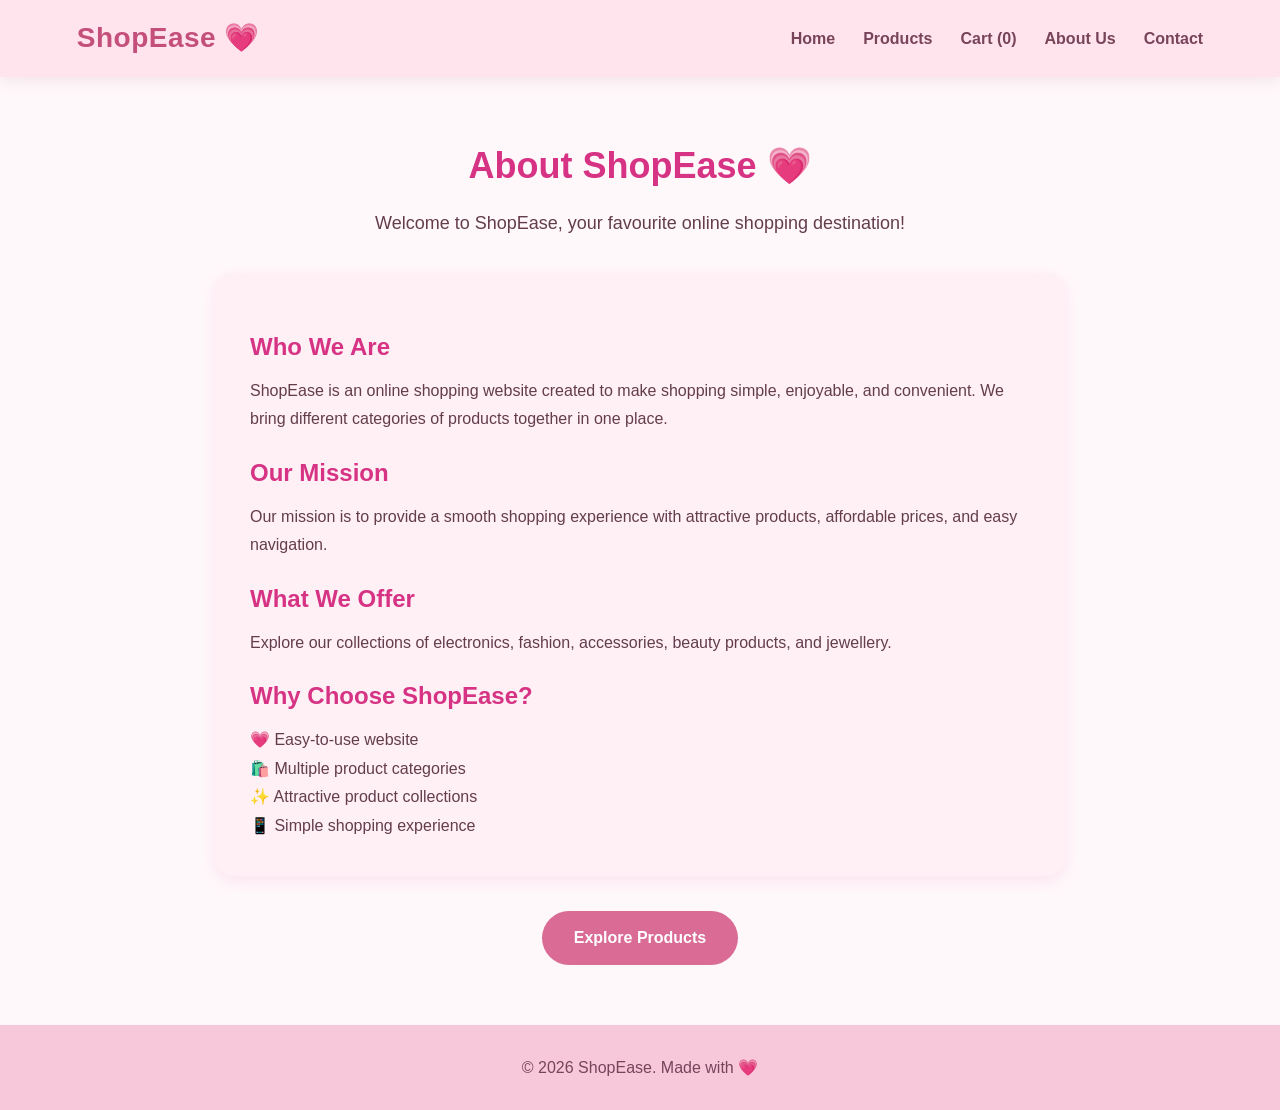
<file: about.html>
<!DOCTYPE html>
<html lang="en">
<head>
    <meta charset="UTF-8">
    <meta name="viewport" content="width=device-width, initial-scale=1.0">
    <title>About Us | ShopEase</title>
    <link rel="stylesheet" href="style.css">
</head>
<body>

    <!-- NAVIGATION BAR -->
    <header class="navbar">
        <div class="logo">ShopEase 💗</div>

        <nav>
            <a href="index.html">Home</a>
            <a href="products.html">Products</a>
            <a href="cart.html">Cart (<span id="cartCount">0</span>)</a>
            <a href="about.html">About Us</a>
            <a href="contact.html">Contact</a>
        </nav>
    </header>

    <!-- ABOUT SECTION -->
    <section class="about-section">
        <h1>About ShopEase 💗</h1>

        <p class="about-intro">
            Welcome to ShopEase, your favourite online shopping destination!
        </p>

        <div class="about-content">
            <h2>Who We Are</h2>
            <p>
                ShopEase is an online shopping website created to make
                shopping simple, enjoyable, and convenient.
                We bring different categories of products together
                in one place.
            </p>

            <h2>Our Mission</h2>
            <p>
                Our mission is to provide a smooth shopping experience
                with attractive products, affordable prices, and
                easy navigation.
            </p>

            <h2>What We Offer</h2>
            <p>
                Explore our collections of electronics, fashion,
                accessories, beauty products, and jewellery.
            </p>

            <h2>Why Choose ShopEase?</h2>
            <ul>
                <li>💗 Easy-to-use website</li>
                <li>🛍️ Multiple product categories</li>
                <li>✨ Attractive product collections</li>
                <li>📱 Simple shopping experience</li>
            </ul>
        </div>

        <a href="products.html" class="shop-btn">
            Explore Products
        </a>
    </section>

    <!-- FOOTER -->
    <footer>
        <p>© 2026 ShopEase. Made with 💗</p>
    </footer>

    <script src="script.js"></script>

</body>
</html>
</file>
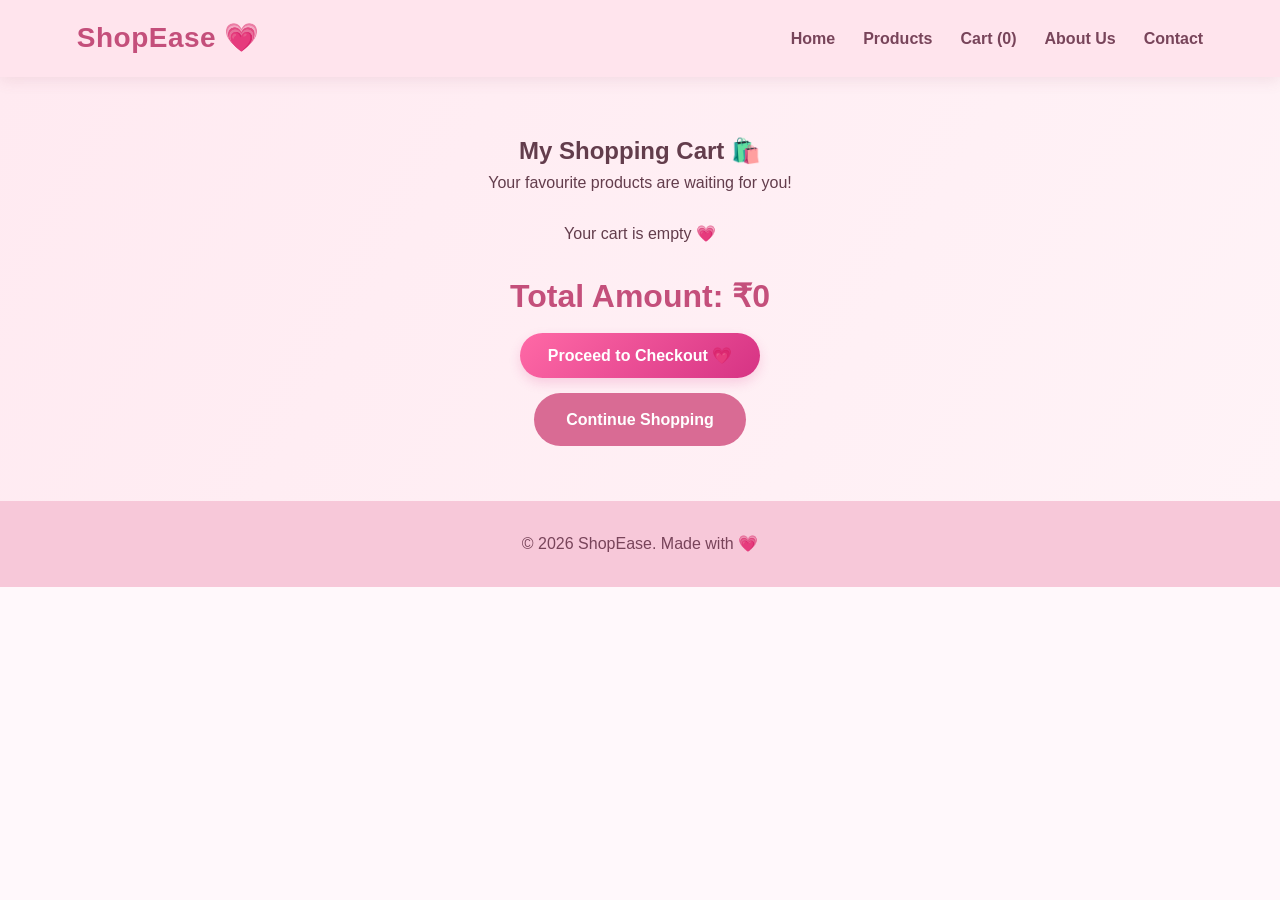
<file: cart.html>
<!DOCTYPE html>
<html lang="en">
<head>
    <meta charset="UTF-8">
    <meta name="viewport" content="width=device-width, initial-scale=1.0">
    <title>My Cart | ShopEase</title>
    <link rel="stylesheet" href="style.css">
</head>
<body>

    <!-- NAVIGATION BAR -->
    <header class="navbar">
        <div class="logo">ShopEase 💗</div>

        <nav>
            <a href="index.html">Home</a>
            <a href="products.html">Products</a>
            <a href="cart.html">Cart (<span id="cartCount">0</span>)</a>
            <a href="about.html">About Us</a>
            <a href="contact.html">Contact</a>
        </nav>
    </header>

    <!-- CART SECTION -->
    <section class="cart-section">
        <h1>My Shopping Cart 🛍️</h1>
        <p>Your favourite products are waiting for you!</p>

        <div id="cartItems"></div>

        <div class="cart-summary">
            <h2>Total Amount: ₹<span id="total">0</span></h2>

            <button onclick="checkout()" class="checkout-btn">
                Proceed to Checkout 💗
            </button>

            <p id="orderMessage"></p>
        </div>

        <a href="products.html" class="shop-btn">
            Continue Shopping
        </a>
    </section>

    <!-- FOOTER -->
    <footer>
        <p>© 2026 ShopEase. Made with 💗</p>
    </footer>

    <script src="script.js"></script>

</body>
</html>
</file>
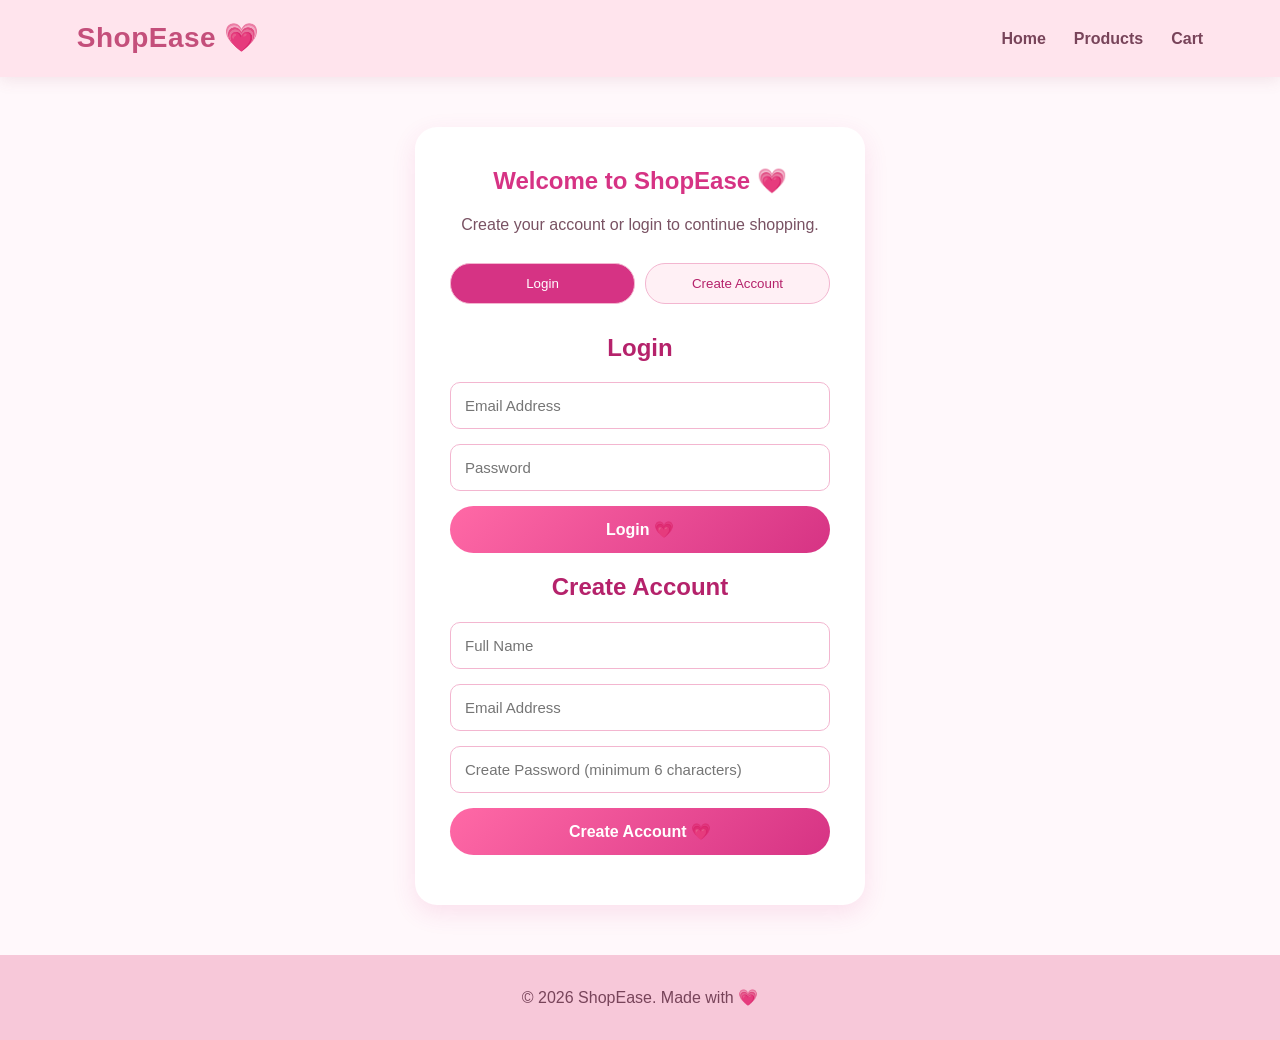
<file: checkout.html>
<!DOCTYPE html>
<html lang="en">
<head>
    <meta charset="UTF-8">
    <meta name="viewport" content="width=device-width, initial-scale=1.0">
    <title>Checkout | ShopEase</title>
    <link rel="stylesheet" href="style.css">
</head>
<body>

<header class="navbar">
    <div class="logo">ShopEase 💗</div>
    <nav>
        <a href="index.html">Home</a>
        <a href="products.html">Products</a>
        <a href="cart.html">Cart</a>
    </nav>
</header>

<section class="checkout-section">
    <div class="checkout-container">

        <h1>Delivery Details 🌸</h1>
        <p>Please enter your details to deliver your order.</p>

        <div class="checkout-user" id="customerWelcome"></div>

        <form id="addressForm" class="address-form">

            <h2>Customer Information</h2>

            <label for="fullName">Full Name</label>
            <input type="text" id="fullName" required>

            <label for="email">Email Address</label>
            <input type="email" id="email" required readonly>

            <label for="phone">Mobile Number</label>
            <input type="tel" id="phone"
                placeholder="10-digit mobile number"
                pattern="[6-9][0-9]{9}" maxlength="10" required>

            <h2>Delivery Address</h2>

            <label for="house">House / Building Name</label>
            <input type="text" id="house" required>

            <label for="street">Street / Area</label>
            <input type="text" id="street" required>

            <label for="city">City</label>
            <input type="text" id="city" required>

            <label for="state">State</label>
            <input type="text" id="state" required>

            <label for="pincode">PIN Code</label>
            <input type="text" id="pincode"
                placeholder="6-digit PIN code"
                pattern="[0-9]{6}" maxlength="6" required>

            <label for="landmark">Landmark (Optional)</label>
            <input type="text" id="landmark"
                placeholder="Nearby landmark">

            <div class="checkout-summary">
                <h2>Order Summary 🛍️</h2>
                <div id="checkoutItems"></div>
                <h3>Total: ₹<span id="checkoutTotal">0</span></h3>
            </div>

            <button type="submit" class="place-order-btn">
                Place Order 💗
            </button>

            <p id="checkoutMessage"></p>

        </form>
    </div>
</section>

<footer>
    <p>© 2026 ShopEase. Made with 💗</p>
</footer>

<script>
const user = JSON.parse(
    localStorage.getItem("shopEaseCurrentUser") || "null"
);

if (!user) {
    window.location.href = "login.html";
}

const cart = JSON.parse(
    localStorage.getItem("shopEaseCart") || "[]"
);

const welcome = document.getElementById("customerWelcome");
const checkoutItems = document.getElementById("checkoutItems");
const checkoutTotal = document.getElementById("checkoutTotal");

if (user) {
    document.getElementById("fullName").value = user.name || "";
    document.getElementById("email").value = user.email || "";
    welcome.textContent = "Welcome, " + user.name + " 💗";
}

let total = 0;

if (cart.length === 0) {
    checkoutItems.textContent = "Your cart is empty.";
    document.querySelector(".place-order-btn").disabled = true;
} else {
    cart.forEach(item => {
        const lineTotal = Number(item.price) * Number(item.quantity);

        if (Number.isFinite(lineTotal) && lineTotal > 0) {
            total += lineTotal;

            const row = document.createElement("p");
            row.textContent =
                item.name + " × " + item.quantity + " = ₹" + lineTotal;

            checkoutItems.appendChild(row);
        }
    });

    checkoutTotal.textContent = total;
}

document.getElementById("addressForm").addEventListener("submit", function(event) {
    event.preventDefault();

    if (!user || cart.length === 0 || total <= 0) {
        return;
    }

    const order = {
        customer: {
            name: document.getElementById("fullName").value.trim(),
            email: user.email,
            phone: document.getElementById("phone").value.trim()
        },
        address: {
            house: document.getElementById("house").value.trim(),
            street: document.getElementById("street").value.trim(),
            city: document.getElementById("city").value.trim(),
            state: document.getElementById("state").value.trim(),
            pincode: document.getElementById("pincode").value.trim(),
            landmark: document.getElementById("landmark").value.trim()
        },
        items: cart,
        total: total,
        date: new Date().toISOString()
    };

    // Save all customer orders
    let orders = JSON.parse(
    localStorage.getItem("shopEaseOrders") || "[]"
    );

    orders.push(order);

    localStorage.setItem(
    "shopEaseOrders",
    JSON.stringify(orders)
   );

    // Also keep the latest order
     localStorage.setItem(
    "shopEaseLastOrder",
    JSON.stringify(order)
     );

    localStorage.removeItem("shopEaseCart");

    window.location.href = "order-success.html";
});
</script>

</body>
</html>
</file>
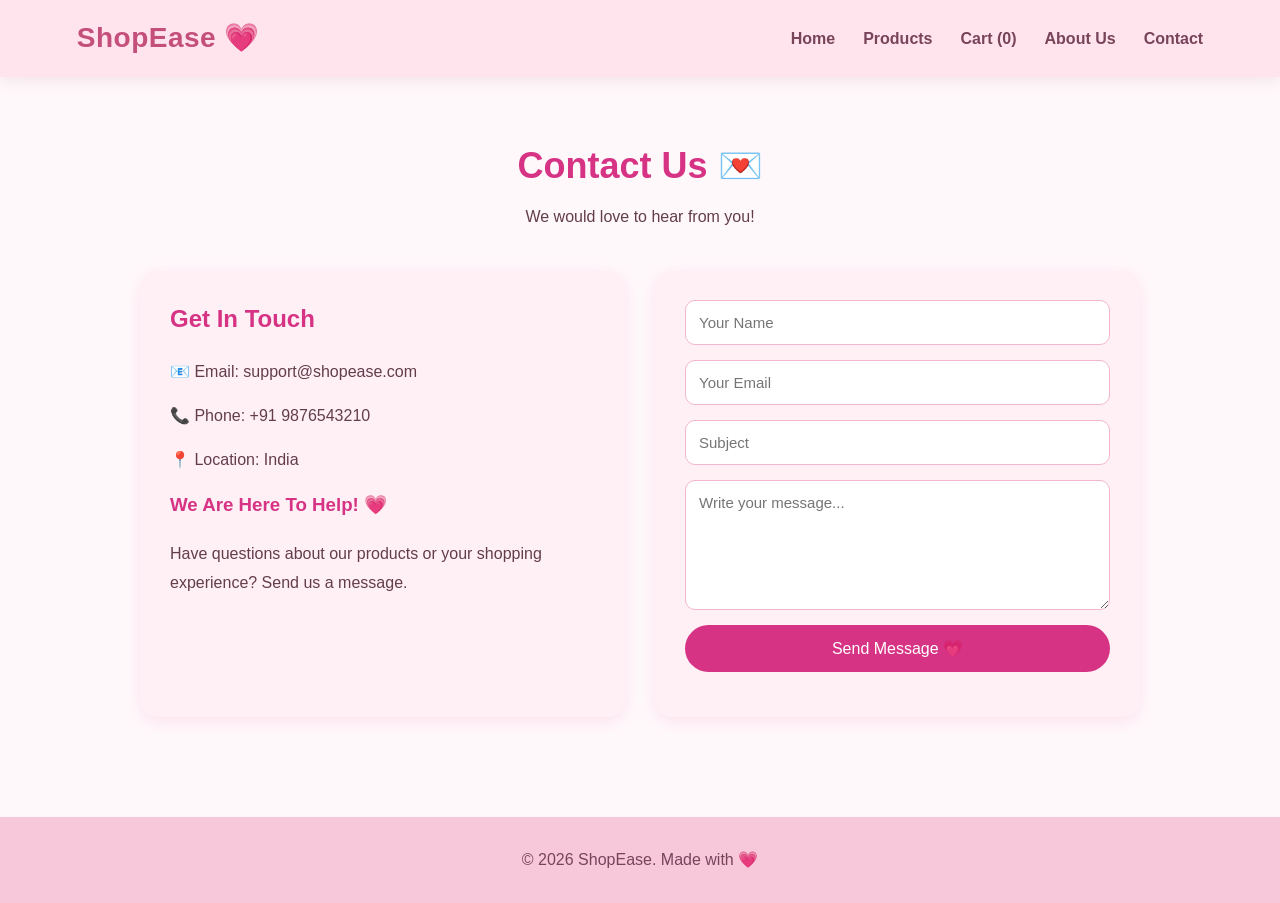
<file: contact.html>
<!DOCTYPE html>
<html lang="en">
<head>
    <meta charset="UTF-8">
    <meta name="viewport" content="width=device-width, initial-scale=1.0">
    <title>Contact Us | ShopEase</title>
    <link rel="stylesheet" href="style.css">
</head>
<body>

    <!-- NAVIGATION BAR -->
    <header class="navbar">
        <div class="logo">ShopEase 💗</div>

        <nav>
            <a href="index.html">Home</a>
            <a href="products.html">Products</a>
            <a href="cart.html">Cart (<span id="cartCount">0</span>)</a>
            <a href="about.html">About Us</a>
            <a href="contact.html">Contact</a>
        </nav>
    </header>

    <!-- CONTACT SECTION -->
    <section class="contact-section">

        <h1>Contact Us 💌</h1>
        <p>We would love to hear from you!</p>

        <div class="contact-container">

            <div class="contact-info">
                <h2>Get In Touch</h2>

                <p>📧 Email: support@shopease.com</p>
                <p>📞 Phone: +91 9876543210</p>
                <p>📍 Location: India</p>

                <h3>We Are Here To Help! 💗</h3>
                <p>
                    Have questions about our products or your shopping
                    experience? Send us a message.
                </p>
            </div>

            <form class="contact-form" id="contactForm">

                <input
                    type="text"
                    id="contactName"
                    placeholder="Your Name"
                    required
                >

                <input
                    type="email"
                    id="contactEmail"
                    placeholder="Your Email"
                    required
                >

                <input
                    type="text"
                    id="contactSubject"
                    placeholder="Subject"
                    required
                >

                <textarea
                    id="contactMessage"
                    placeholder="Write your message..."
                    rows="6"
                    required
                ></textarea>

                <button type="submit">Send Message 💗</button>

                <p id="contactStatus"></p>

            </form>

        </div>

    </section>

    <!-- FOOTER -->
    <footer>
        <p>© 2026 ShopEase. Made with 💗</p>
    </footer>

    <script src="script.js"></script>

    <script>
        const contactForm = document.getElementById("contactForm");

        contactForm.addEventListener("submit", function(event) {
            event.preventDefault();

            document.getElementById("contactStatus").textContent =
                "Thank you! Your message has been recorded in this demo.";

            contactForm.reset();
        });
    </script>

</body>
</html>
</file>
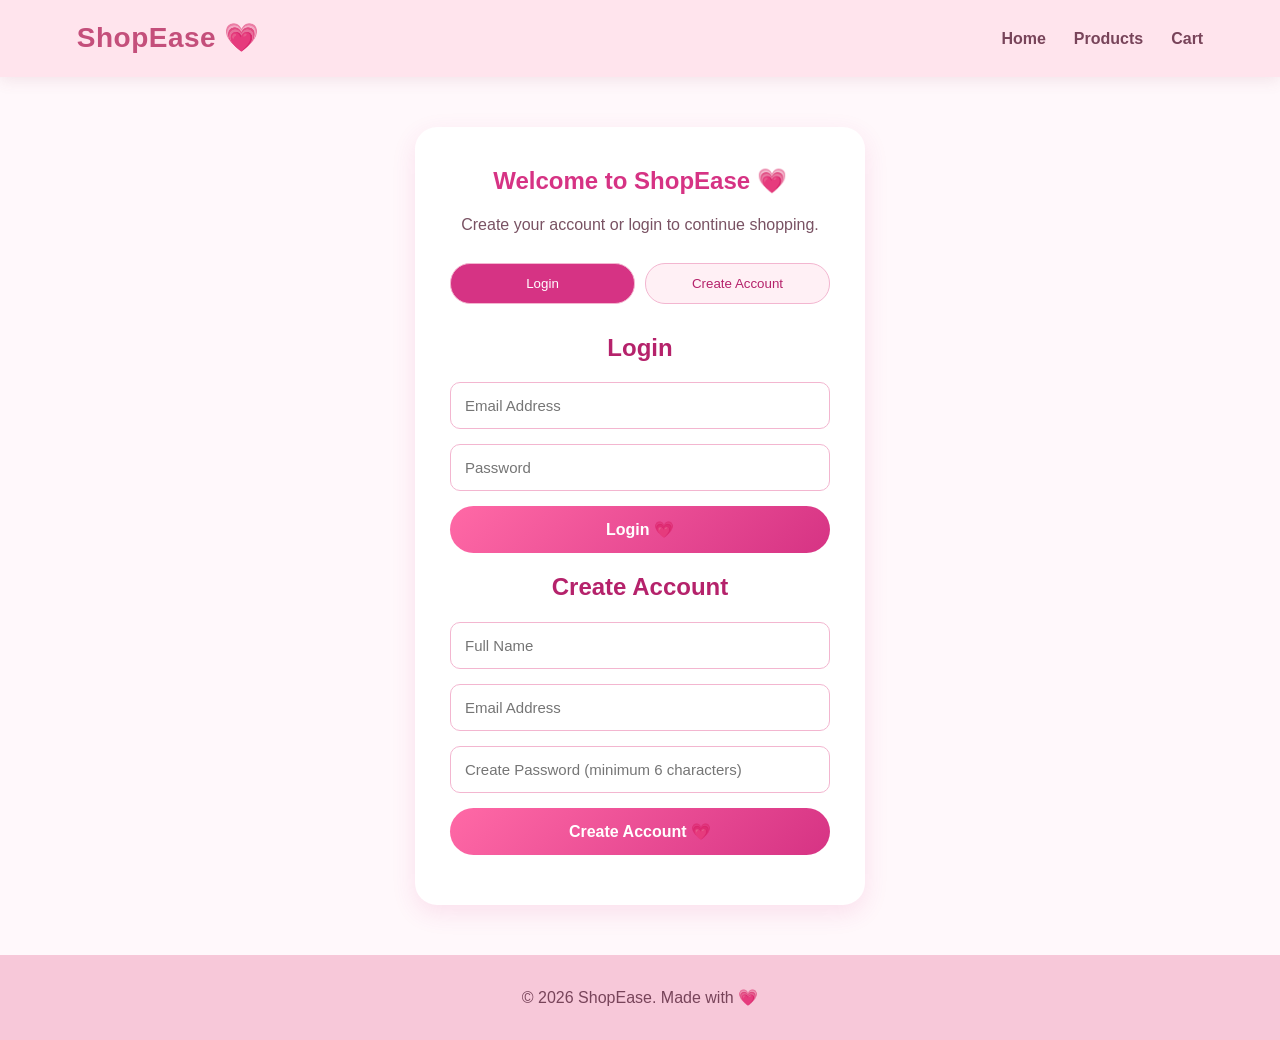
<file: login.html>
<!DOCTYPE html>
<html lang="en">
<head>
    <meta charset="UTF-8">
    <meta name="viewport" content="width=device-width, initial-scale=1.0">
    <title>Login | ShopEase</title>
    <link rel="stylesheet" href="style.css">
</head>
<body>

<header class="navbar">
    <div class="logo">ShopEase 💗</div>
    <nav>
        <a href="index.html">Home</a>
        <a href="products.html">Products</a>
        <a href="cart.html">Cart</a>
    </nav>
</header>

<section class="auth-section">
    <div class="auth-card">
        <h1>Welcome to ShopEase 💗</h1>
        <p>Create your account or login to continue shopping.</p>

        <div class="auth-tabs">
            <button type="button" id="loginTab" class="active"
                onclick="showLogin()">Login</button>
            <button type="button" id="registerTab"
                onclick="showRegister()">Create Account</button>
        </div>

        <form id="loginForm">
            <h2>Login</h2>

            <input type="email" id="loginEmail"
                placeholder="Email Address" required>

            <input type="password" id="loginPassword"
                placeholder="Password" required>

            <button type="submit">Login 💗</button>
            <p id="loginMessage" class="auth-message"></p>
        </form>

        <form id="registerForm" hidden>
            <h2>Create Account</h2>

            <input type="text" id="registerName"
                placeholder="Full Name" required>

            <input type="email" id="registerEmail"
                placeholder="Email Address" required>

            <input type="password" id="registerPassword"
                placeholder="Create Password (minimum 6 characters)"
                minlength="6" required>

            <button type="submit">Create Account 💗</button>
            <p id="registerMessage" class="auth-message"></p>
        </form>
    </div>
</section>

<footer>
    <p>© 2026 ShopEase. Made with 💗</p>
</footer>

<script>
function showLogin() {
    document.getElementById("loginForm").hidden = false;
    document.getElementById("registerForm").hidden = true;
    document.getElementById("loginTab").classList.add("active");
    document.getElementById("registerTab").classList.remove("active");
}

function showRegister() {
    document.getElementById("loginForm").hidden = true;
    document.getElementById("registerForm").hidden = false;
    document.getElementById("registerTab").classList.add("active");
    document.getElementById("loginTab").classList.remove("active");
}

document.getElementById("registerForm").addEventListener("submit", function(event) {
    event.preventDefault();

    const name = document.getElementById("registerName").value.trim();
    const email = document.getElementById("registerEmail").value.trim().toLowerCase();
    const password = document.getElementById("registerPassword").value;

    if (password.length < 6) {
        document.getElementById("registerMessage").textContent =
            "Password must contain at least 6 characters.";
        return;
    }

    const users = JSON.parse(localStorage.getItem("shopEaseUsers") || "[]");

    if (users.some(user => user.email === email)) {
        document.getElementById("registerMessage").textContent =
            "This email is already registered. Please login.";
        return;
    }

    users.push({ name, email, password });

    localStorage.setItem("shopEaseUsers", JSON.stringify(users));
    document.getElementById("registerMessage").textContent =
        "Account created successfully! Please login. 💗";

    this.reset();
    showLogin();
});

document.getElementById("loginForm").addEventListener("submit", function(event) {
    event.preventDefault();

    const email = document.getElementById("loginEmail").value.trim().toLowerCase();
    const password = document.getElementById("loginPassword").value;

    const users = JSON.parse(localStorage.getItem("shopEaseUsers") || "[]");
    const user = users.find(item =>
        item.email === email && item.password === password
    );

    if (!user) {
        document.getElementById("loginMessage").textContent =
            "Invalid email or password.";
        return;
    }

    localStorage.setItem("shopEaseCurrentUser", JSON.stringify({
        name: user.name,
        email: user.email
    }));

    window.location.href = "checkout.html";
});
</script>

</body>
</html>
</file>
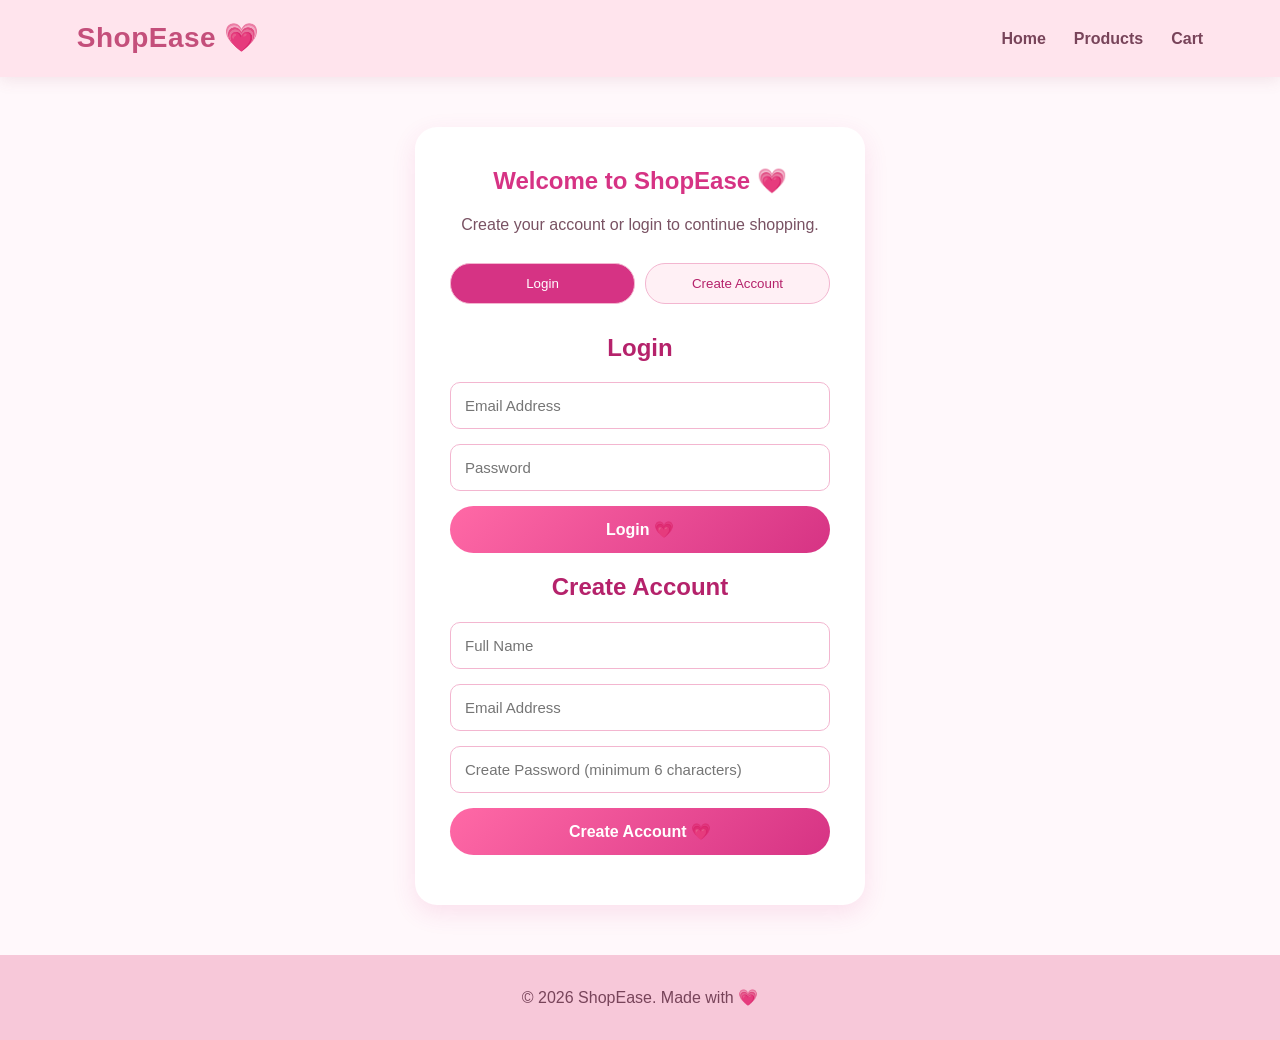
<file: my-account.html>
<!DOCTYPE html>
<html lang="en">
<head>
    <meta charset="UTF-8">
    <meta name="viewport" content="width=device-width, initial-scale=1.0">
    <title>My Account | ShopEase</title>
    <link rel="stylesheet" href="style.css">
</head>
<body>

<header class="navbar">
    <div class="logo">ShopEase 💗</div>
    <nav>
        <a href="index.html">Home</a>
        <a href="products.html">Products</a>
        <a href="cart.html">Cart</a>
        <a href="my-account.html">My Account</a>
        <a href="my-orders.html">My Orders</a>
    </nav>
</header>

<section class="account-section">
    <div class="account-card">
        <h1>My Account 💗</h1>
        <div class="account-avatar">👩</div>

        <h2 id="accountName"></h2>
        <p id="accountEmail"></p>

        <div class="account-details">
            <h2>My Latest Order 🛍️</h2>
            <div id="orderDetails"></div>
        </div>

        <button onclick="logout()" class="logout-btn">
            Logout
        </button>
    </div>
</section>

<footer>
    <p>© 2026 ShopEase. Made with 💗</p>
</footer>

<script>
const user = JSON.parse(
    localStorage.getItem("shopEaseCurrentUser") || "null"
);

if (!user) {
    window.location.href = "login.html";
} else {
    document.getElementById("accountName").textContent = user.name;
    document.getElementById("accountEmail").textContent = user.email;
}

const order = JSON.parse(
    localStorage.getItem("shopEaseLastOrder") || "null"
);

const orderDetails = document.getElementById("orderDetails");

if (order && user && order.customer.email === user.email) {
    const address = order.address;

    const addressBox = document.createElement("div");
    addressBox.innerHTML = "";

    const orderTitle = document.createElement("p");
    orderTitle.textContent = "Order Total: ₹" + order.total;

    const addressTitle = document.createElement("h3");
    addressTitle.textContent = "Delivery Address";

    const addressText = document.createElement("p");
    addressText.textContent =
        address.house + ", " +
        address.street + ", " +
        address.city + ", " +
        address.state + " - " +
        address.pincode;

    const itemsTitle = document.createElement("h3");
    itemsTitle.textContent = "Products Ordered";

    orderDetails.append(
        orderTitle,
        addressTitle,
        addressText,
        itemsTitle
    );

    order.items.forEach(item => {
        const product = document.createElement("p");
        product.textContent =
            item.name + " × " + item.quantity;
        orderDetails.appendChild(product);
    });
} else {
    orderDetails.textContent = "You haven't placed an order yet.";
}

function logout() {
    localStorage.removeItem("shopEaseCurrentUser");
    window.location.href = "login.html";
}
</script>

</body>
</html>
</file>
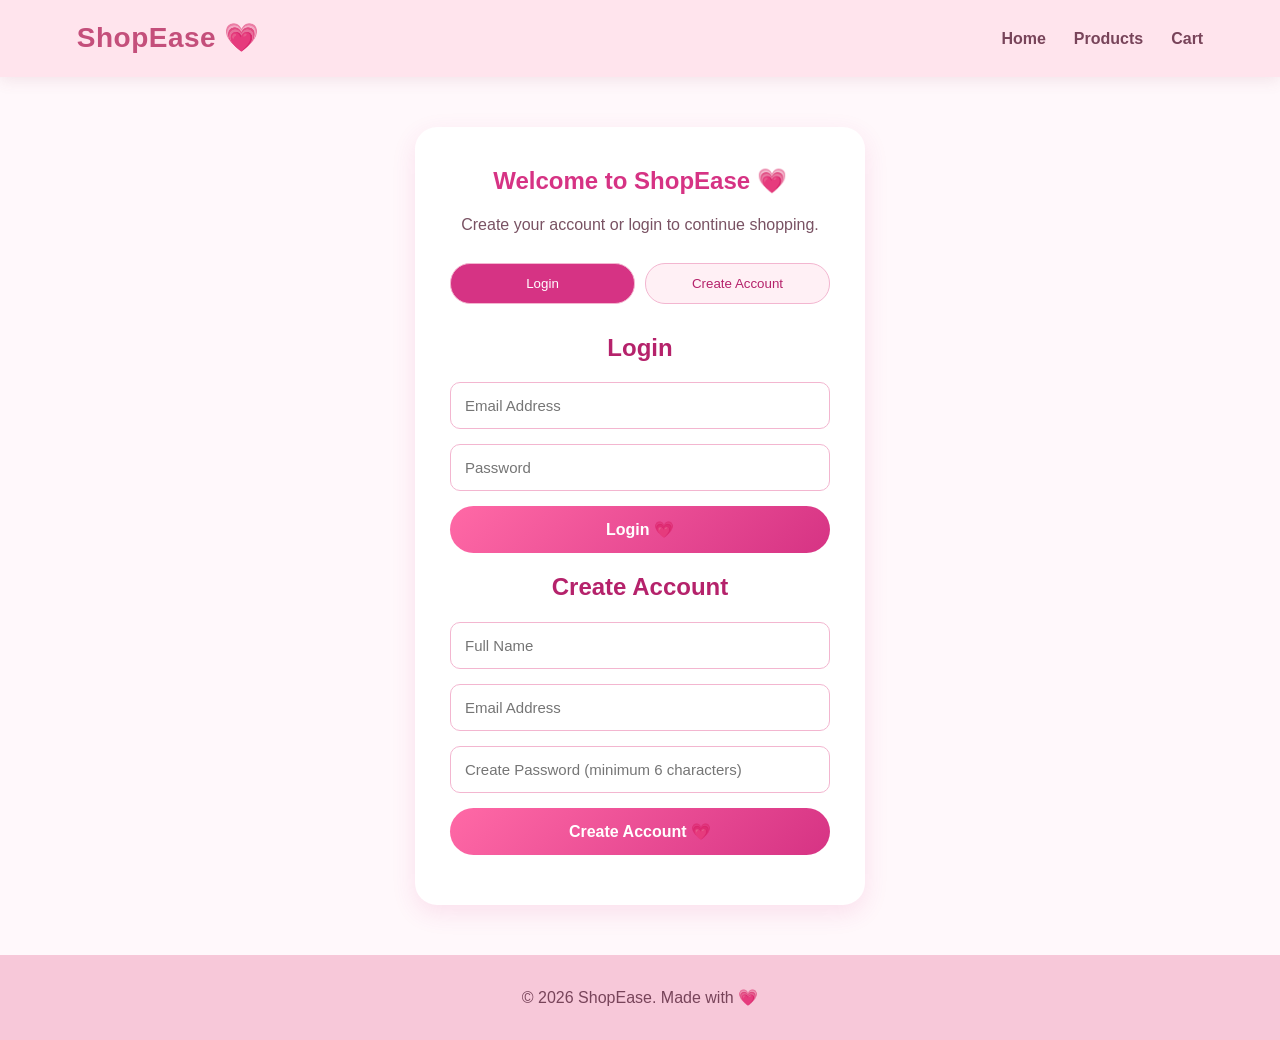
<file: my-orders.html>
<!DOCTYPE html>
<html lang="en">
<head>
    <meta charset="UTF-8">
    <meta name="viewport" content="width=device-width, initial-scale=1.0">
    <title>My Orders | ShopEase</title>
    <link rel="stylesheet" href="style.css">
</head>
<body>

<header class="navbar">
    <div class="logo">ShopEase 💗</div>
    <nav>
        <a href="index.html">Home</a>
        <a href="products.html">Products</a>
        <a href="cart.html">Cart</a>
        <a href="my-account.html">My Account</a>
        <a href="my-orders.html">My Orders</a>
    </nav>
</header>

<section class="orders-section">
    <h1>My Orders 🛍️</h1>
    <p class="orders-subtitle">All your ShopEase purchases in one place 💗</p>

    <div id="ordersList"></div>

    <a href="products.html" class="shop-btn">
        Continue Shopping
    </a>
</section>

<footer>
    <p>© 2026 ShopEase. Made with 💗</p>
</footer>

<script>
const user = JSON.parse(
    localStorage.getItem("shopEaseCurrentUser") || "null"
);

if (!user) {
    window.location.href = "login.html";
}

const ordersList = document.getElementById("ordersList");

if (user) {
    const orders = JSON.parse(
        localStorage.getItem("shopEaseOrders") || "[]"
    );

    const customerOrders = orders.filter(
        order => order.customer &&
                 order.customer.email === user.email
    );

    if (customerOrders.length === 0) {
        ordersList.textContent = "You haven't placed any orders yet 💗";
    } else {
        customerOrders.slice().reverse().forEach((order, index) => {
            const card = document.createElement("div");
            card.className = "order-card";

            const heading = document.createElement("h2");
            heading.textContent = "Order #" + (customerOrders.length - index);

            const status = document.createElement("span");
            status.className = "order-status";
            status.textContent = "Demo Order Placed";

            const date = document.createElement("p");
            date.textContent = "Date: " +
                new Date(order.date).toLocaleString();

            const total = document.createElement("h3");
            total.textContent = "Total: ₹" + order.total;

            const addressHeading = document.createElement("h3");
            addressHeading.textContent = "Delivery Address";

            const address = document.createElement("p");
            const a = order.address;
            address.textContent =
                a.house + ", " + a.street + ", " +
                a.city + ", " + a.state + " - " + a.pincode;

            const productsHeading = document.createElement("h3");
            productsHeading.textContent = "Products";

            card.append(heading, status, date, total,
                        addressHeading, address, productsHeading);

            order.items.forEach(item => {
                const product = document.createElement("p");
                product.textContent =
                    item.name + " × " + item.quantity;
                card.appendChild(product);
            });

            ordersList.appendChild(card);
        });
    }
}
</script>

</body>
</html>
</file>
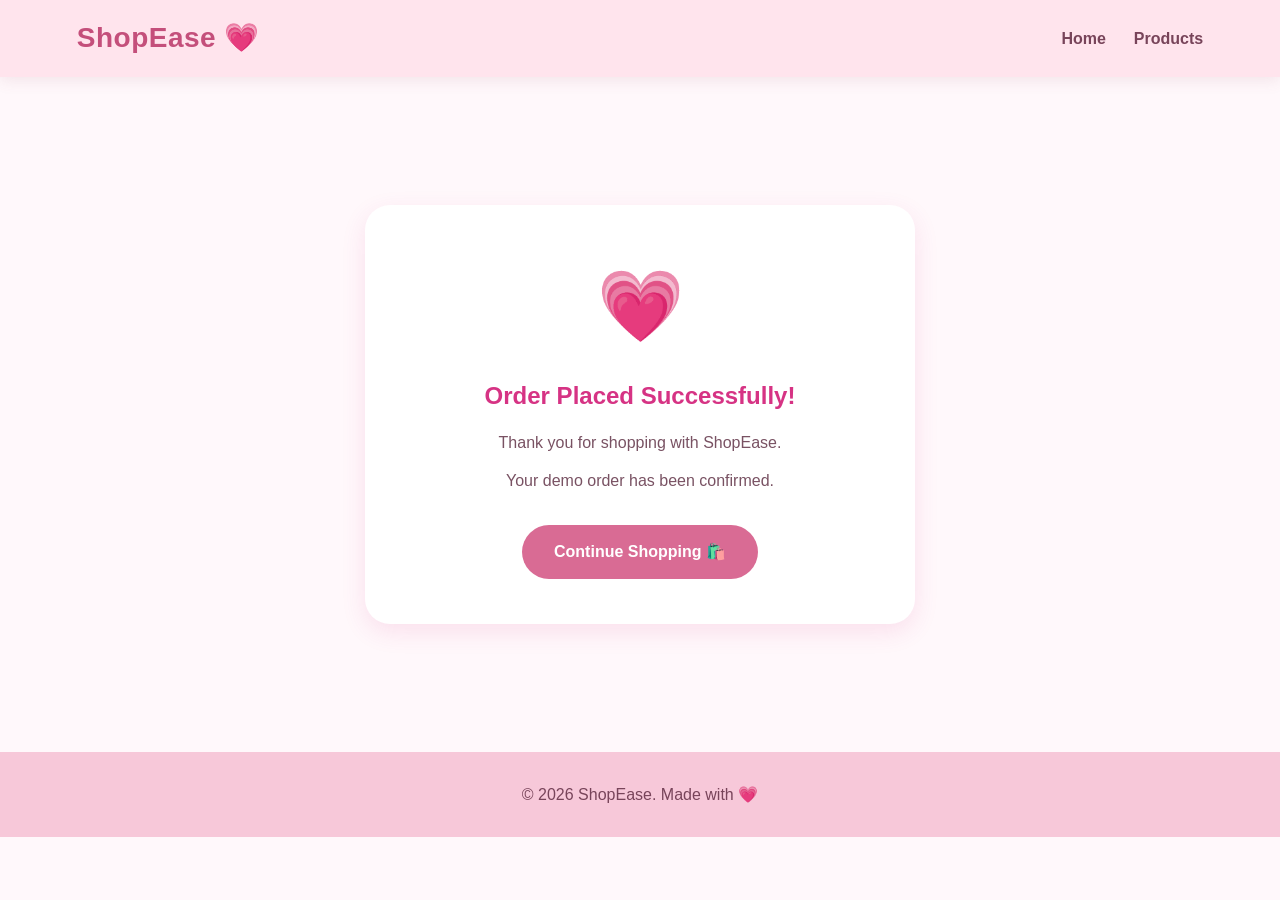
<file: order-success.html>
<!DOCTYPE html>
<html lang="en">
<head>
    <meta charset="UTF-8">
    <meta name="viewport" content="width=device-width, initial-scale=1.0">
    <title>Order Successful | ShopEase</title>
    <link rel="stylesheet" href="style.css">
</head>
<body>

<header class="navbar">
    <div class="logo">ShopEase 💗</div>
    <nav>
        <a href="index.html">Home</a>
        <a href="products.html">Products</a>
    </nav>
</header>

<section class="order-success">
    <div class="success-card">
        <div class="success-icon">💗</div>
        <h1>Order Placed Successfully!</h1>
        <p>Thank you for shopping with ShopEase.</p>
        <p>Your demo order has been confirmed.</p>
        <a href="products.html" class="shop-btn">
            Continue Shopping 🛍️
        </a>
    </div>
</section>

<footer>
    <p>© 2026 ShopEase. Made with 💗</p>
</footer>

<style>
.order-success {
    min-height: 75vh;
    display: flex;
    justify-content: center;
    align-items: center;
    padding: 30px;
    background: #fff8fb;
}
.success-card {
    max-width: 550px;
    width: 100%;
    padding: 45px 25px;
    text-align: center;
    background: white;
    border-radius: 25px;
    box-shadow: 0 8px 25px rgba(214,51,132,.12);
}
.success-icon {
    font-size: 70px;
}
.success-card h1 {
    color: #d63384;
    margin: 15px 0;
}
.success-card p {
    color: #795263;
    margin: 12px 0;
}
.success-card .shop-btn {
    display: inline-block;
    margin-top: 20px;
    text-decoration: none;
}
</style>

</body>
</html>
</file>
<file: style.css>
/* =================================
   1. GLOBAL STYLES
================================= */

* {
    margin: 0;
    padding: 0;
    box-sizing: border-box;
}

html {
    scroll-behavior: smooth;
}

body {
    font-family: 'Segoe UI', Arial, sans-serif;
    background: #fff8fb;
    color: #633d4c;
    line-height: 1.6;
}

/* =================================
   2. NAVIGATION
================================= */

header {
    background: rgba(255, 228, 237, 0.97);
    position: sticky;
    top: 0;
    z-index: 1000;
    box-shadow: 0 3px 15px rgba(150, 70, 100, 0.12);
}

.navbar {
    display: flex;
    align-items: center;
    justify-content: space-between;
    padding: 16px 6%;
    gap: 15px;
}

.logo {
    color: #c44f7b;
    font-size: 28px;
    font-weight: 800;
    letter-spacing: 0.5px;
}

nav {
    display: flex;
    align-items: center;
    gap: 28px;
}

nav a {
    text-decoration: none;
    color: #78445a;
    font-weight: 600;
    transition: 0.3s;
}

nav a:hover {
    color: #d94f88;
}

/* =================================
   3. MENU BUTTON
================================= */

.menu-btn {
    background: #e88eae;
    color: white;
    border: none;
    padding: 11px 20px;
    border-radius: 25px;
    cursor: pointer;
    font-size: 15px;
    font-weight: bold;
    transition: 0.3s;
}

.menu-btn:hover {
    background: #c44f7b;
    transform: translateY(-2px);
}

/* =================================
   4. CATEGORY DROPDOWN
================================= */

.category-menu {
    display: none;
    position: absolute;
    right: 6%;
    top: 75px;
    background: #fff0f5;
    min-width: 220px;
    padding: 14px;
    border-radius: 15px;
    box-shadow: 0 8px 25px rgba(0, 0, 0, 0.15);
}

.category-menu.show {
    display: flex;
    flex-direction: column;
    gap: 9px;
}

.category-menu button {
    background: white;
    color: #b84f78;
    border: none;
    padding: 12px;
    border-radius: 10px;
    text-align: left;
    cursor: pointer;
    font-size: 15px;
    transition: 0.3s;
}

.category-menu button:hover {
    background: #f8c8d9;
    padding-left: 18px;
}

/* =================================
   5. HERO SECTION
================================= */

.hero {
    min-height: 440px;
    background: linear-gradient(120deg, #ffd6e5, #fff0f5, #fce0ec);
    display: flex;
    align-items: center;
    justify-content: center;
    text-align: center;
    padding: 60px 20px;
}

.hero-content {
    max-width: 750px;
}

.hero-tagline {
    color: #c44f7b;
    font-weight: bold;
    letter-spacing: 3px;
    font-size: 14px;
}

.hero h1 {
    font-size: 45px;
    line-height: 1.2;
    color: #b94c78;
    margin: 15px 0;
}

.hero p {
    font-size: 18px;
    margin-bottom: 25px;
    color: #78445a;
}

.shop-btn {
    display: inline-block;
    background: #d96b94;
    color: white;
    text-decoration: none;
    padding: 14px 32px;
    border-radius: 30px;
    font-weight: bold;
    transition: 0.3s;
}

.shop-btn:hover {
    background: #bd4d79;
    transform: translateY(-3px);
    box-shadow: 0 6px 15px rgba(189, 77, 121, 0.25);
}

/* =================================
   6. PRODUCTS SECTION
================================= */

.products-section {
    padding: 65px 6%;
    text-align: center;
}

.products-section h2,
.cart-section h2 {
    color: #c44f7b;
    font-size: 32px;
    margin-bottom: 10px;
}

.section-subtitle {
    margin-bottom: 28px;
    color: #916779;
    font-size: 16px;
}

#search {
    width: 80%;
    max-width: 480px;
    padding: 15px 20px;
    border: 1px solid #e9a8c0;
    border-radius: 30px;
    outline: none;
    margin-bottom: 35px;
    font-size: 15px;
    background: white;
}

#search:focus {
    border-color: #d96b94;
    box-shadow: 0 0 8px #efb6cc;
}

/* =================================
   7. PRODUCT CARDS
================================= */

.product-container {
    display: grid;
    grid-template-columns: repeat(auto-fit, minmax(220px, 1fr));
    gap: 28px;
}

.product-card {
    background: white;
    border-radius: 18px;
    padding: 16px;
    box-shadow: 0 4px 18px rgba(150, 70, 100, 0.10);
    transition: transform 0.3s, box-shadow 0.3s;
    overflow: hidden;
}

.product-card:hover {
    transform: translateY(-7px);
    box-shadow: 0 10px 25px rgba(201, 100, 140, 0.22);
}

.product-card img {
    width: 100%;
    height: 200px;
    object-fit: cover;
    border-radius: 13px;
}

.product-card h3 {
    color: #87445f;
    margin: 14px 0 8px;
    font-size: 18px;
}

.product-card p {
    color: #c44f7b;
    font-weight: bold;
    margin-bottom: 14px;
    font-size: 17px;
}

.product-card button {
    background: #e88eae;
    color: white;
    border: none;
    padding: 11px 22px;
    border-radius: 25px;
    cursor: pointer;
    font-weight: bold;
    transition: 0.3s;
}

.product-card button:hover {
    background: #c44f7b;
    transform: scale(1.04);
}

/* =================================
   8. CART SECTION
================================= */

.cart-section {
    background: linear-gradient(120deg, #ffeaf1, #fff3f7);
    padding: 55px 6%;
    text-align: center;
}

#cartItems {
    max-width: 700px;
    margin: 25px auto;
}

.cart-item {
    background: white;
    margin: 12px 0;
    padding: 17px;
    border-radius: 14px;
    display: flex;
    justify-content: space-between;
    align-items: center;
    gap: 12px;
    flex-wrap: wrap;
    box-shadow: 0 3px 12px rgba(150, 70, 100, 0.08);
}

.cart-item button {
    border: none;
    background: #e88eae;
    color: white;
    padding: 7px 13px;
    border-radius: 9px;
    cursor: pointer;
    transition: 0.3s;
}

.cart-item button:hover {
    background: #c44f7b;
}

.cart-section h3 {
    margin: 22px;
    color: #a83c66;
    font-size: 23px;
}

#checkoutBtn {
    background: #c44f7b;
    color: white;
    padding: 14px 32px;
    border: none;
    border-radius: 30px;
    cursor: pointer;
    font-size: 16px;
    font-weight: bold;
    transition: 0.3s;
}

#checkoutBtn:hover {
    background: #a83c66;
    transform: translateY(-2px);
}

#orderMessage {
    color: #a83c66;
    font-weight: bold;
    margin-top: 15px;
}

/* =================================
   9. FOOTER
================================= */

footer {
    background: #f7c8d9;
    text-align: center;
    padding: 30px 20px;
    color: #78445a;
}

footer h2 {
    color: #b94c78;
    margin-bottom: 8px;
}

/* =================================
   10. MOBILE RESPONSIVE
================================= */

@media (max-width: 768px) {

    .navbar {
        flex-wrap: wrap;
        padding: 14px 5%;
    }

    nav {
        order: 3;
        width: 100%;
        justify-content: center;
        gap: 15px;
        flex-wrap: wrap;
    }

    .logo {
        font-size: 23px;
    }

    .hero {
        min-height: 350px;
    }

    .hero h1 {
        font-size: 32px;
    }

    .hero p {
        font-size: 16px;
    }

    .products-section {
        padding: 45px 5%;
    }

    .product-container {
        grid-template-columns: repeat(auto-fit, minmax(160px, 1fr));
        gap: 15px;
    }

    .product-card img {
        height: 160px;
    }

    #search {
        width: 100%;
    }

    .category-menu {
        right: 15px;
        top: 65px;
    }
}

@media (max-width: 400px) {

    .navbar {
        gap: 10px;
    }

    nav {
        gap: 10px;
        font-size: 14px;
    }

    .hero h1 {
        font-size: 27px;
    }

    .product-container {
        grid-template-columns: 1fr;
    }
}

/* ABOUT PAGE */

.about-section {
    padding: 60px 8%;
    text-align: center;
    min-height: 75vh;
}

.about-section h1 {
    color: #d63384;
    font-size: 36px;
    margin-bottom: 15px;
}

.about-intro {
    font-size: 18px;
    margin-bottom: 35px;
}

.about-content {
    max-width: 850px;
    margin: 0 auto 35px;
    padding: 35px;
    background: #fff0f5;
    border-radius: 18px;
    text-align: left;
    box-shadow: 0 5px 15px rgba(214, 51, 132, 0.1);
}

.about-content h2 {
    color: #d63384;
    margin: 20px 0 10px;
}

.about-content p,
.about-content li {
    line-height: 1.8;
    color: #633d4c;
}

.about-content ul {
    list-style: none;
    padding: 0;
}

/* CONTACT PAGE */

.contact-section {
    padding: 60px 8%;
    text-align: center;
    min-height: 75vh;
}

.contact-section h1 {
    color: #d63384;
    font-size: 36px;
    margin-bottom: 10px;
}

.contact-container {
    display: flex;
    justify-content: center;
    align-items: stretch;
    gap: 30px;
    max-width: 1000px;
    margin: 40px auto;
    text-align: left;
}

.contact-info,
.contact-form {
    flex: 1;
    padding: 30px;
    border-radius: 18px;
    background: #fff0f5;
    box-shadow: 0 5px 15px rgba(214, 51, 132, 0.1);
}

.contact-info h2,
.contact-info h3 {
    color: #d63384;
    margin-bottom: 20px;
}

.contact-info p {
    line-height: 1.8;
    margin-bottom: 15px;
}

.contact-form {
    display: flex;
    flex-direction: column;
    gap: 15px;
}

.contact-form input,
.contact-form textarea {
    width: 100%;
    padding: 13px;
    border: 1px solid #f3b6d0;
    border-radius: 10px;
    font-size: 15px;
    font-family: Arial, sans-serif;
    outline: none;
}

.contact-form input:focus,
.contact-form textarea:focus {
    border-color: #d63384;
}

.contact-form button {
    background: #d63384;
    color: white;
    border: none;
    padding: 14px;
    border-radius: 25px;
    cursor: pointer;
    font-size: 16px;
}

.contact-form button:hover {
    background: #b5226b;
}

#contactStatus {
    color: #b5226b;
    font-weight: bold;
}

@media (max-width: 768px) {
    .contact-container {
        flex-direction: column;
    }
}

/* BEAUTIFUL HOME HERO BANNER */

.hero {
    min-height: 480px;
    padding: 60px 8%;
    display: flex;
    align-items: center;
    justify-content: space-between;
    gap: 35px;
    background: linear-gradient(120deg, #ffe0ed, #fff0f6, #ffd1e5);
    overflow: hidden;
}

.hero-content {
    flex: 1;
}

.hero-tagline {
    display: inline-block;
    color: #d63384;
    background: #ffffff;
    padding: 9px 18px;
    border-radius: 25px;
    font-size: 13px;
    font-weight: bold;
    letter-spacing: 1px;
}

.hero-content h1 {
    font-size: 48px;
    line-height: 1.2;
    color: #633d4c;
    margin: 22px 0;
}

.hero-content h1 span {
    color: #e83e8c;
}

.hero-content p {
    font-size: 17px;
    line-height: 1.7;
    max-width: 480px;
    margin-bottom: 25px;
}

.hero .shop-btn {
    display: inline-block;
    background: #e83e8c;
    color: white;
    padding: 15px 30px;
    border-radius: 30px;
    text-decoration: none;
    font-weight: bold;
    transition: 0.3s;
}

.hero .shop-btn:hover {
    background: #c21868;
    transform: translateY(-4px);
}

.hero-features {
    display: flex;
    flex-wrap: wrap;
    gap: 20px;
    margin-top: 25px;
    color: #a52a65;
    font-weight: bold;
}

.hero-visual {
    flex: 1;
    display: flex;
    justify-content: center;
    align-items: center;
}

.shopping-circle {
    width: 340px;
    height: 340px;
    border-radius: 50%;
    background: #ffd0e4;
    border: 10px solid #ffffff;
    box-shadow: 0 12px 30px rgba(214, 51, 132, 0.15);
    display: flex;
    flex-direction: column;
    align-items: center;
    justify-content: center;
    position: relative;
}

.shopping-bag {
    font-size: 105px;
}

.shopping-items {
    font-size: 32px;
    margin-top: 5px;
}

.shopping-caption {
    color: #b5226b;
    font-weight: bold;
    margin-top: 18px;
}

.heart {
    position: absolute;
    font-size: 35px;
}

.heart-one {
    top: 35px;
    left: 35px;
}

.heart-two {
    right: 30px;
    bottom: 65px;
}

@media (max-width: 768px) {
    .hero {
        flex-direction: column;
        text-align: center;
        padding: 45px 6%;
    }

    .hero-content h1 {
        font-size: 35px;
    }

    .hero-content p {
        margin-left: auto;
        margin-right: auto;
    }

    .hero-features {
        justify-content: center;
    }

    .shopping-circle {
        width: 270px;
        height: 270px;
    }
}
/* SHOP BY CATEGORY */

.categories-section {
    padding: 55px 6%;
    text-align: center;
    background: #fff8fb;
}

.categories-section h2 {
    color: #d63384;
    font-size: 32px;
    margin-bottom: 10px;
}

.categories-section > p {
    color: #795263;
    margin-bottom: 30px;
}

.category-container {
    display: grid;
    grid-template-columns: repeat(5, 1fr);
    gap: 20px;
}

.category-card {
    background: linear-gradient(145deg, #ffe0ed, #fff0f6);
    padding: 25px 12px;
    border-radius: 18px;
    border: 1px solid #ffc1dc;
    cursor: pointer;
    transition: 0.3s;
}

.category-card:hover {
    transform: translateY(-8px);
    box-shadow: 0 10px 20px rgba(214, 51, 132, 0.15);
    background: #ffd6e8;
}

.category-icon {
    font-size: 48px;
    margin-bottom: 12px;
}

.category-card h3 {
    color: #b5226b;
    margin-bottom: 8px;
}

.category-card p {
    color: #795263;
    font-size: 13px;
}

@media (max-width: 900px) {
    .category-container {
        grid-template-columns: repeat(3, 1fr);
    }
}

@media (max-width: 550px) {
    .category-container {
        grid-template-columns: repeat(2, 1fr);
    }
}

/* BEAUTIFUL PRODUCT CARDS */

#productList {
    display: grid;
    grid-template-columns: repeat(auto-fit, minmax(220px, 1fr));
    gap: 25px;
    padding: 25px 0;
}

.product-card {
    background: #ffffff;
    border: 1px solid #ffd1e3;
    border-radius: 18px;
    padding: 15px;
    text-align: center;
    overflow: hidden;
    box-shadow: 0 5px 15px rgba(214, 51, 132, 0.08);
    transition: transform 0.3s, box-shadow 0.3s;
}

.product-card:hover {
    transform: translateY(-8px);
    box-shadow: 0 12px 25px rgba(214, 51, 132, 0.18);
}

.product-card img {
    width: 100%;
    height: 190px;
    object-fit: contain;
    background: #fff5f9;
    border-radius: 12px;
    padding: 10px;
    transition: transform 0.3s;
}

.product-card:hover img {
    transform: scale(1.05);
}

.product-card h3 {
    color: #633d4c;
    font-size: 17px;
    margin: 15px 0 8px;
}

.product-card p {
    color: #d63384;
    font-size: 19px;
    font-weight: bold;
    margin-bottom: 15px;
}

.product-card button {
    width: 100%;
    padding: 12px;
    background: linear-gradient(135deg, #ff69a6, #d63384);
    color: white;
    border: none;
    border-radius: 25px;
    font-size: 15px;
    font-weight: bold;
    cursor: pointer;
    transition: 0.3s;
}

.product-card button:hover {
    background: #b5226b;
    transform: scale(1.03);
}

@media (max-width: 500px) {
    #productList {
        grid-template-columns: repeat(2, minmax(0, 1fr));
        gap: 12px;
    }

    .product-card {
        padding: 10px;
    }

    .product-card img {
        height: 140px;
    }

    .product-card h3 {
        font-size: 14px;
    }
}

/* SPECIAL OFFERS BANNER */

.offer-section {
    margin: 45px 6%;
    padding: 45px;
    border-radius: 25px;
    background: linear-gradient(120deg, #ffb6d2, #ffe4ef);
    display: flex;
    align-items: center;
    justify-content: space-between;
    gap: 25px;
    box-shadow: 0 8px 20px rgba(214, 51, 132, 0.12);
}

.offer-content {
    flex: 1;
}

.offer-tag {
    background: white;
    color: #d63384;
    padding: 8px 16px;
    border-radius: 20px;
    font-weight: bold;
    font-size: 13px;
}

.offer-content h2 {
    color: #9f205c;
    font-size: 38px;
    margin: 20px 0 10px;
}

.offer-content h3 {
    color: #633d4c;
    margin-bottom: 12px;
}

.offer-content p {
    line-height: 1.7;
    margin-bottom: 22px;
}

.offer-btn {
    display: inline-block;
    background: #d63384;
    color: white;
    text-decoration: none;
    padding: 13px 25px;
    border-radius: 25px;
    font-weight: bold;
    transition: 0.3s;
}

.offer-btn:hover {
    background: #a91d61;
    transform: translateY(-3px);
}

.offer-visual {
    display: flex;
    align-items: center;
    gap: 10px;
    font-size: 65px;
}

@media (max-width: 600px) {
    .offer-section {
        flex-direction: column;
        text-align: center;
        padding: 30px 20px;
    }

    .offer-content h2 {
        font-size: 30px;
    }

    .offer-visual {
        font-size: 45px;
    }
}

/* BEAUTIFUL CHECKOUT BUTTON */
#cart button,
button[onclick="checkout()"] {
    background: linear-gradient(135deg, #ff69a6, #d63384);
    color: white;
    border: none;
    padding: 13px 28px;
    border-radius: 25px;
    font-size: 16px;
    font-weight: bold;
    cursor: pointer;
    box-shadow: 0 5px 12px rgba(214, 51, 132, 0.18);
    transition: 0.3s ease;
}

#cart button:hover,
button[onclick="checkout()"]:hover {
    background: linear-gradient(135deg, #d63384, #b5226b);
    transform: translateY(-3px);
    box-shadow: 0 8px 16px rgba(214, 51, 132, 0.25);
}


/* LOGIN AND REGISTER PAGE */

.auth-section {
    min-height: 75vh;
    display: flex;
    justify-content: center;
    align-items: center;
    padding: 50px 20px;
    background: #fff8fb;
}

.auth-card {
    width: 100%;
    max-width: 450px;
    padding: 35px;
    background: white;
    border-radius: 22px;
    box-shadow: 0 8px 25px rgba(214, 51, 132, 0.12);
    text-align: center;
}

.auth-card h1 {
    color: #d63384;
    margin-bottom: 12px;
}

.auth-card > p {
    color: #795263;
    margin-bottom: 25px;
    line-height: 1.6;
}

.auth-tabs {
    display: flex;
    gap: 10px;
    margin-bottom: 25px;
}

.auth-tabs button {
    flex: 1;
    padding: 12px;
    border: 1px solid #f3b6d0;
    background: #fff0f5;
    color: #b5226b;
    border-radius: 20px;
    cursor: pointer;
}

.auth-tabs button.active {
    background: #d63384;
    color: white;
}

.auth-card form {
    display: flex;
    flex-direction: column;
    gap: 15px;
}

.auth-card form h2 {
    color: #b5226b;
}

.auth-card input {
    padding: 14px;
    border: 1px solid #f3b6d0;
    border-radius: 10px;
    font-size: 15px;
    outline: none;
}

.auth-card input:focus {
    border-color: #d63384;
}

.auth-card form button {
    padding: 14px;
    background: linear-gradient(135deg, #ff69a6, #d63384);
    color: white;
    border: none;
    border-radius: 25px;
    font-size: 16px;
    font-weight: bold;
    cursor: pointer;
}

.auth-message {
    color: #b5226b;
    font-size: 14px;
}

/* CHECKOUT PAGE */

.checkout-section {
    background: #fff8fb;
    padding: 50px 20px;
    min-height: 75vh;
}

.checkout-container {
    max-width: 650px;
    margin: auto;
    background: white;
    padding: 35px;
    border-radius: 22px;
    box-shadow: 0 8px 25px rgba(214, 51, 132, 0.12);
}

.checkout-container h1 {
    text-align: center;
    color: #d63384;
    margin-bottom: 10px;
}

.checkout-container > p {
    text-align: center;
    color: #795263;
    margin-bottom: 20px;
}

.checkout-user {
    background: #fff0f5;
    color: #b5226b;
    padding: 13px;
    border-radius: 10px;
    margin-bottom: 25px;
    font-weight: bold;
}

.address-form {
    display: flex;
    flex-direction: column;
    gap: 12px;
}

.address-form h2 {
    color: #d63384;
    margin-top: 20px;
}

.address-form label {
    color: #633d4c;
    font-weight: bold;
}

.address-form input {
    width: 100%;
    padding: 13px;
    border: 1px solid #f3b6d0;
    border-radius: 10px;
    font-size: 15px;
    outline: none;
}

.address-form input:focus {
    border-color: #d63384;
}

.checkout-summary {
    background: #fff0f5;
    padding: 20px;
    border-radius: 15px;
    margin-top: 20px;
}

.checkout-summary h2 {
    margin: 0 0 15px;
}

.checkout-summary p {
    color: #633d4c;
    margin-bottom: 10px;
}

.checkout-summary h3 {
    color: #d63384;
    margin-top: 15px;
}

.place-order-btn {
    padding: 15px;
    border: none;
    border-radius: 25px;
    background: linear-gradient(135deg, #ff69a6, #d63384);
    color: white;
    font-size: 17px;
    font-weight: bold;
    cursor: pointer;
    margin-top: 15px;
}

.place-order-btn:hover {
    background: #b5226b;
}

.place-order-btn:disabled {
    opacity: 0.5;
    cursor: not-allowed;
}

#checkoutMessage {
    color: #b5226b;
    text-align: center;
}

/* MY ACCOUNT PAGE */

.account-section {
    min-height: 75vh;
    padding: 50px 20px;
    background: #fff8fb;
}

.account-card {
    max-width: 650px;
    margin: auto;
    padding: 35px;
    text-align: center;
    background: white;
    border-radius: 22px;
    box-shadow: 0 8px 25px rgba(214, 51, 132, 0.12);
}

.account-card h1 {
    color: #d63384;
}

.account-avatar {
    font-size: 65px;
    margin: 20px;
}

.account-card h2 {
    color: #b5226b;
    margin-bottom: 10px;
}

.account-card p {
    color: #795263;
    line-height: 1.8;
}

.account-details {
    text-align: left;
    background: #fff0f5;
    padding: 22px;
    border-radius: 15px;
    margin-top: 30px;
}

.account-details h2,
.account-details h3 {
    color: #d63384;
    margin: 12px 0;
}

.logout-btn {
    margin-top: 25px;
    padding: 13px 35px;
    border: none;
    border-radius: 25px;
    background: #d63384;
    color: white;
    font-size: 16px;
    cursor: pointer;
}

.logout-btn:hover {
    background: #b5226b;
}

/* MY ORDERS PAGE */

.orders-section {
    min-height: 75vh;
    padding: 50px 6%;
    background: #fff8fb;
    text-align: center;
}

.orders-section h1 {
    color: #d63384;
    font-size: 35px;
}

.orders-subtitle {
    color: #795263;
    margin: 12px 0 30px;
}

.order-card {
    max-width: 750px;
    margin: 25px auto;
    padding: 25px;
    background: white;
    border: 1px solid #ffd1e3;
    border-radius: 18px;
    box-shadow: 0 5px 15px rgba(214, 51, 132, .08);
    text-align: left;
}

.order-card h2,
.order-card h3 {
    color: #d63384;
    margin: 12px 0;
}

.order-card p {
    color: #795263;
    line-height: 1.8;
}

.order-status {
    display: inline-block;
    padding: 7px 14px;
    background: #ffe4ef;
    color: #b5226b;
    border-radius: 20px;
    font-size: 13px;
    font-weight: bold;
}

.orders-section .shop-btn {
    display: inline-block;
    margin-top: 20px;
}

/* =================================
   RESPONSIVE DESIGN
================================= */

@media (max-width: 768px) {

    header {
        flex-direction: column;
        padding: 15px;
    }

    nav {
        display: flex;
        flex-wrap: wrap;
        justify-content: center;
        gap: 12px;
    }

    nav a {
        font-size: 14px;
    }

    .hero {
        flex-direction: column;
        text-align: center;
        padding: 30px 15px;
    }

    .hero-content,
    .hero-visual {
        width: 100%;
    }

    .category-container {
        flex-wrap: wrap;
        justify-content: center;
    }

    #productList {
        grid-template-columns: repeat(2, 1fr);
        gap: 12px;
    }

    .contact-container,
    .checkout-container {
        flex-direction: column;
    }

    .offer-content {
        flex-direction: column;
        text-align: center;
    }
}

@media (max-width: 480px) {

    #productList {
        grid-template-columns: 1fr;
    }

    .hero h1 {
        font-size: 28px;
    }

    .about-section,
    .contact-section,
    .checkout-section {
        padding: 30px 15px;
    }
}
</file>
